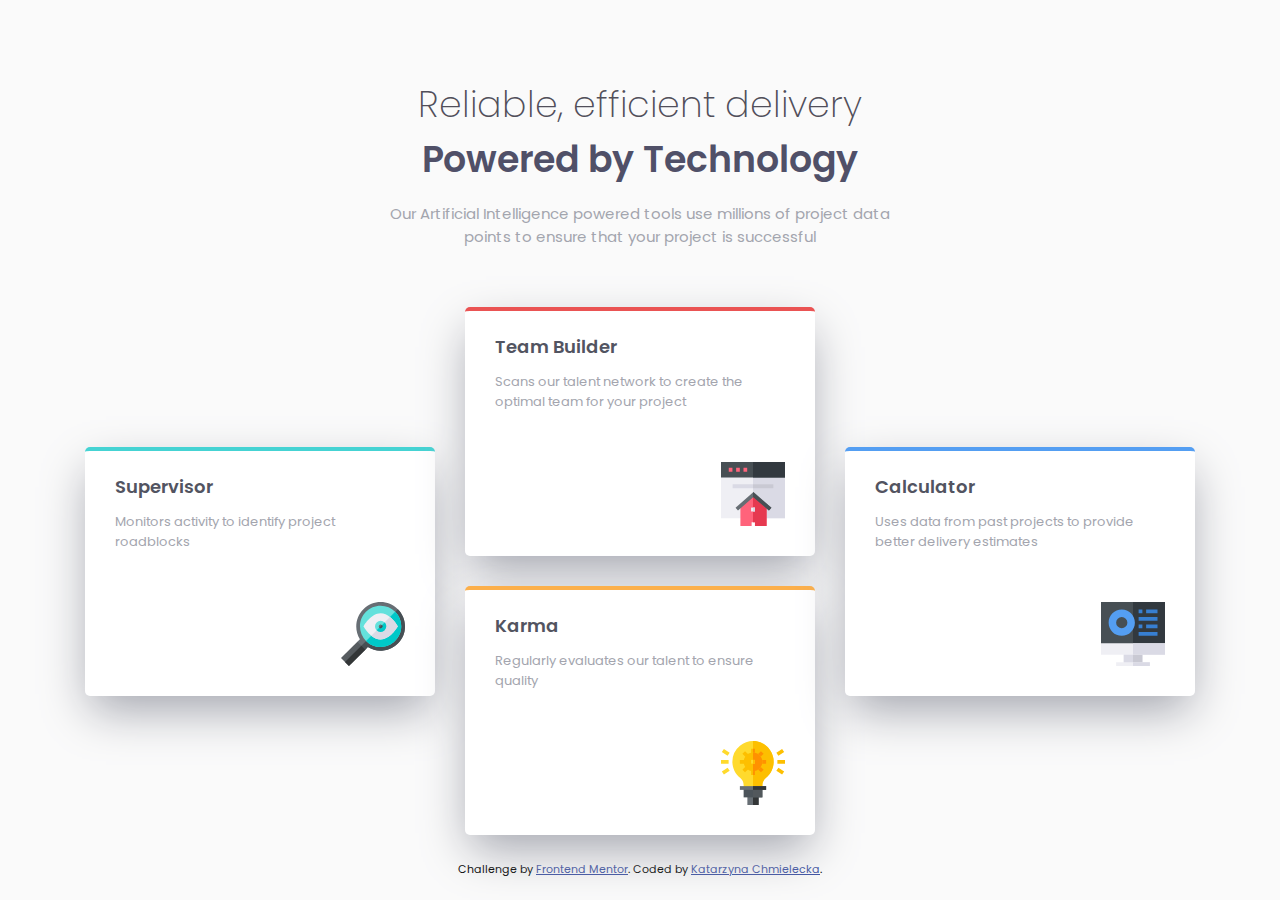
<file: index.html>
<!DOCTYPE html>
<html lang="en">

<head>
    <meta charset="UTF-8">
    <meta name="viewport" content="width=device-width, initial-scale=1.0">
    <!-- displays site properly based on user's device -->

    <link rel="icon" type="image/png" sizes="32x32" href="./images/favicon-32x32.png ">

    <title>Frontend Mentor | Four card feature section</title>

    <link rel="stylesheet" href="css/style.css">
    <link href="https://fonts.googleapis.com/css2?family=Poppins:ital,wght@0,100;0,200;0,300;0,400;0,500;0,600;0,700;0,800;0,900;1,100;1,200;1,300;1,400;1,500;1,600;1,700;1,800;1,900&display=swap" rel="stylesheet">

</head>

<body>
    <div class="wrapper">
        <header>
            <div class="header">
                <div class="header-span1">Reliable, efficient delivery </div>

                <div class="header-span2">Powered by Technology </div>

                <div class="header-span3">Our Artificial Intelligence powered tools use millions of project data points to ensure that your project is successful</div>
            </div>
        </header>

        <section class="content">
            <div class="content-wrapper content-wrapper-1">
                <div class="card card-supervisor">

                    <h1 class="heading1">Supervisor </h1>
                    <span class="content-card">Monitors activity to identify project roadblocks</span>
                    <img src="images/icon-supervisor.svg" alt="Supervisor icon" class="icon">

                </div>
            </div>

            <div class="content-wrapper content-wrapper-2">
                <div class="card card-teamBuilder">

                    <h1 class="heading1">Team Builder </h1>
                    <span class="content-card">Scans our talent network to create the optimal team for your project</span>
                    <img src="images/icon-team-builder.svg" alt="Team Builder icon" class="icon">

                </div>

                <div class="card card-karma">

                    <h1 class="heading1">Karma</h1>
                    <span class="content-card">Regularly evaluates our talent to ensure quality</span>
                    <img src="images/icon-karma.svg" alt="Karma icon" class="icon">

                </div>
            </div>

            <div class="content-wrapper content-wrapper-1">
                <div class="card card-calculator">

                    <h1 class="heading1">Calculator </h1>
                    <span class="content-card">Uses data from past projects to provide better delivery estimates</span>
                    <img src="images/icon-calculator.svg" alt="Calculator icon" class="icon">

                </div>
            </div>
        </section>

        <footer>
            <p class="attribution">
                Challenge by <a href="https://www.frontendmentor.io?ref=challenge" target="_blank">Frontend Mentor</a>. Coded by <a href="https://github.com/KatarzynaChmielecka">Katarzyna Chmielecka</a>.
            </p>
        </footer>
    </div>
</body>

</html>
</file>
<file: css/style.css>
:root {
    font-family: 'Poppins', sans-serif;
    font-size: 62.5%;
    /* 62.5%=10px*/
}

body {
    background-color: #FAFAFA;
}


/* --- HEADER SECTION --- */

.header {
    color: #4C4E61;
    width: 100%;
    height: 150px;
    display: flex;
    flex-direction: column;
    align-items: center;
    margin: 77px auto 65px auto;
}

.header-span1 {
    font-size: 3.63rem;
    font-weight: 200;
    color: #514F5A;
}

.header-span2 {
    font-size: 3.63rem;
    font-weight: 600;
    color: #505068;
    margin: 0 0 15px 0;
}

.header-span3 {
    display: flex;
    align-items: center;
    font-size: 1.5rem;
    color: #A3A5AE;
    font-weight: 400;
    width: 505px;
    text-align: center;
}


/* --- MAIN SECTION --- */

.content {
    display: flex;
    flex-direction: row;
    align-items: center;
    justify-content: center;
}

.content-wrapper {
    padding: 15px;
    justify-content: center;
}

.content-wrapper-2 {
    height: 100%;
    display: flex;
    justify-content: center;
    flex-direction: column;
}

.card {
    width: 290px;
    height: 235px;
    border-radius: 5px;
    box-shadow: 0px 19px 45px -5px #A3A5AE;
    position: relative;
    padding: 10px 30px 0 30px;
    margin: 0;
    background: #ffffff;
}

.content-card {
    font-size: 1.3rem;
    color: #A3A5AE;
}

.heading1 {
    font-size: 1.8rem;
    font-weight: 600;
    color: #525461;
}

.icon {
    position: absolute;
    bottom: 30px;
    right: 30px;
}

.card-supervisor {
    border-top: 4px solid #45D3D3;
}

.card-teamBuilder {
    border-top: 4px solid #EA5353;
    margin: 0 0 30px 0;
}

.card-karma {
    border-top: 4px solid #FCAF4A;
}

.card-calculator {
    border-top: 4px solid #549EF2;
}


/* --- FOOTER SECTION --- */

.attribution {
    font-size: 1.1rem;
    text-align: center;
}

.attribution a {
    color: hsl(228, 45%, 44%);
}


/* --- MEDIA QUERIES SECTION --- */

@media screen and (max-width: 1150px) {
    .card {
        width: 250px;
        height: 205px;
    }
}

@media screen and (max-width: 1000px) {
    .content {
        flex-direction: column;
    }
    .card {
        width: 290px;
        height: 235px;
    }
}

@media screen and (max-width: 505px) {
    .header-span1,
    .header-span2 {
        font-size: 2rem;
    }
    .header,
    .header-span3 {
        width: 310px;
    }
}

@media screen and (max-width: 375px) {
    .card {
        width: 250px;
        height: 205px;
    }
    .content {
        flex-direction: column;
    }
}
</file>
